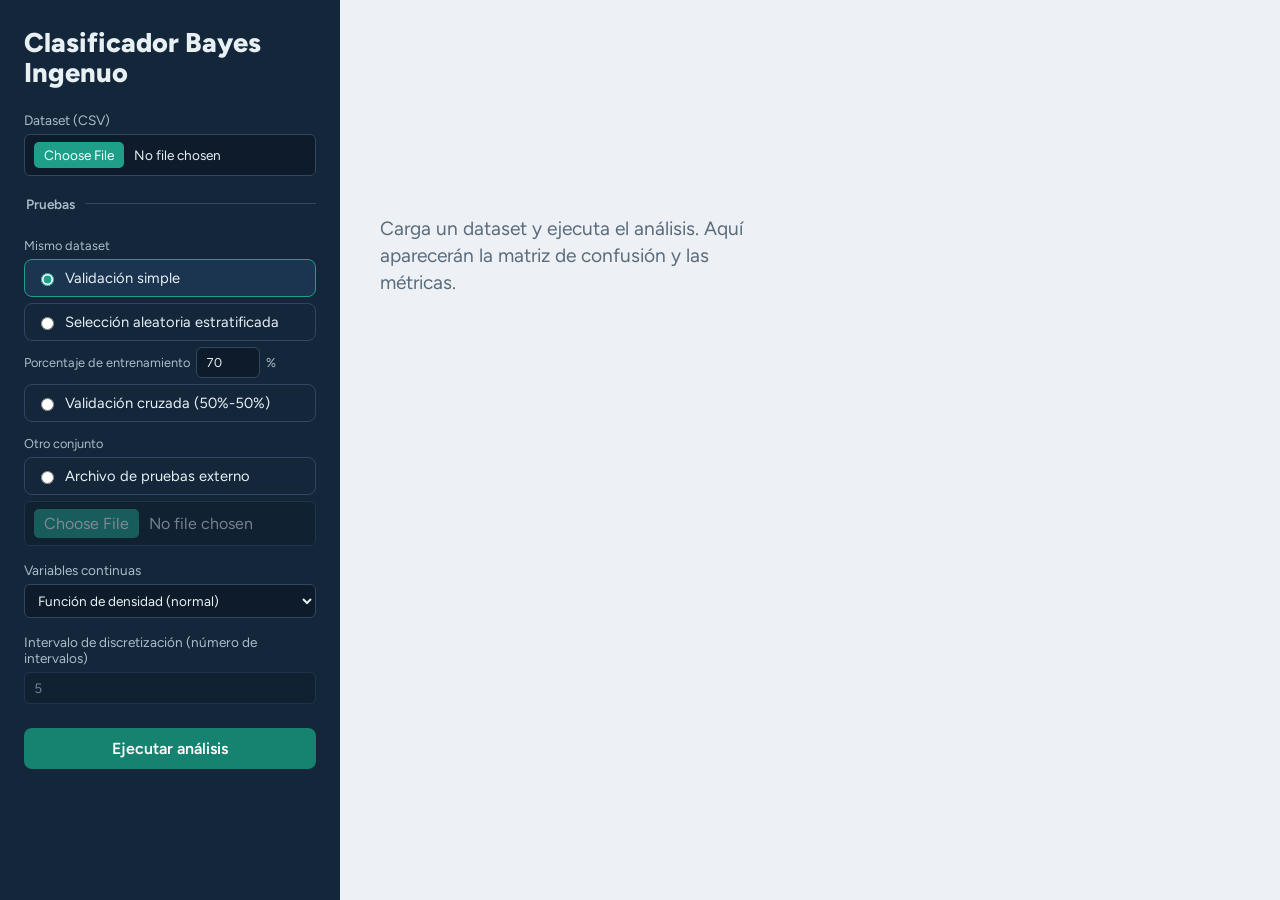
<file: Tarea 10/index.html>
<!DOCTYPE html>
<html lang="es">
<head>
<meta charset="UTF-8">
<meta name="viewport" content="width=device-width, initial-scale=1">
<title>Clasificador Bayes Ingenuo</title>
<link rel="preconnect" href="https://fonts.googleapis.com">
<link rel="preconnect" href="https://fonts.gstatic.com" crossorigin>
<link href="https://fonts.googleapis.com/css2?family=Figtree:wght@400;600;800&display=swap" rel="stylesheet">
<link rel="stylesheet" href="style.css">
</head>
<body>

<aside class="panel">
  <h1>Clasificador Bayes Ingenuo</h1>

  <label>Dataset (CSV)
    <input type="file" id="dataset" accept=".csv,.txt">
  </label>

  <fieldset>
    <legend>Pruebas</legend>
    <p class="grupo">Mismo dataset</p>
    <label class="op"><input type="radio" name="metodo" value="simple" checked> Validación simple</label>
    <label class="op"><input type="radio" name="metodo" value="estratificada"> Selección aleatoria estratificada</label>
    <label class="porcentaje">Porcentaje de entrenamiento <input type="number" id="pct" value="70" min="1" max="99"> %</label>
    <label class="op"><input type="radio" name="metodo" value="cruzada"> Validación cruzada (50%-50%)</label>
    <p class="grupo">Otro conjunto</p>
    <label class="op"><input type="radio" name="metodo" value="externo"> Archivo de pruebas externo</label>
    <input type="file" id="externo" accept=".csv,.txt">
  </fieldset>

  <label>Variables continuas
    <select id="continuo">
      <option value="densidad">Función de densidad (normal)</option>
      <option value="anchos">Intervalos de anchos iguales</option>
      <option value="frecuencias">Intervalos de frecuencias iguales</option>
    </select>
  </label>
  <label>Intervalo de discretización (número de intervalos)
    <input type="number" id="intervalos" value="5" min="2">
  </label>

  <button id="analizar">Ejecutar análisis</button>
</aside>

<main>
  <div id="errores"></div>
  <section id="resultados" hidden>
    <p id="info"></p>

    <div id="evaluacion">
      <h2>Matriz de confusión</h2>
      <p class="nota">Filas: clase predicha. Columnas: clase real. Verde: aciertos. Rojo: errores.</p>
      <div class="tabla" id="matriz"></div>

      <h2>Métricas de evaluación</h2>
      <div class="tabla" id="metricas"></div>
      <p class="accuracy">Accuracy <strong id="accuracy"></strong></p>
    </div>

    <div id="predicciones"></div>
  </section>
  <p class="vacio">Carga un dataset y ejecuta el análisis. Aquí aparecerán la matriz de confusión y las métricas.</p>
</main>

<script src="validacion.js"></script>
<script src="clasificador.js"></script>
<script src="evaluacion.js"></script>
<script src="app.js"></script>
</body>
</html>
</file>
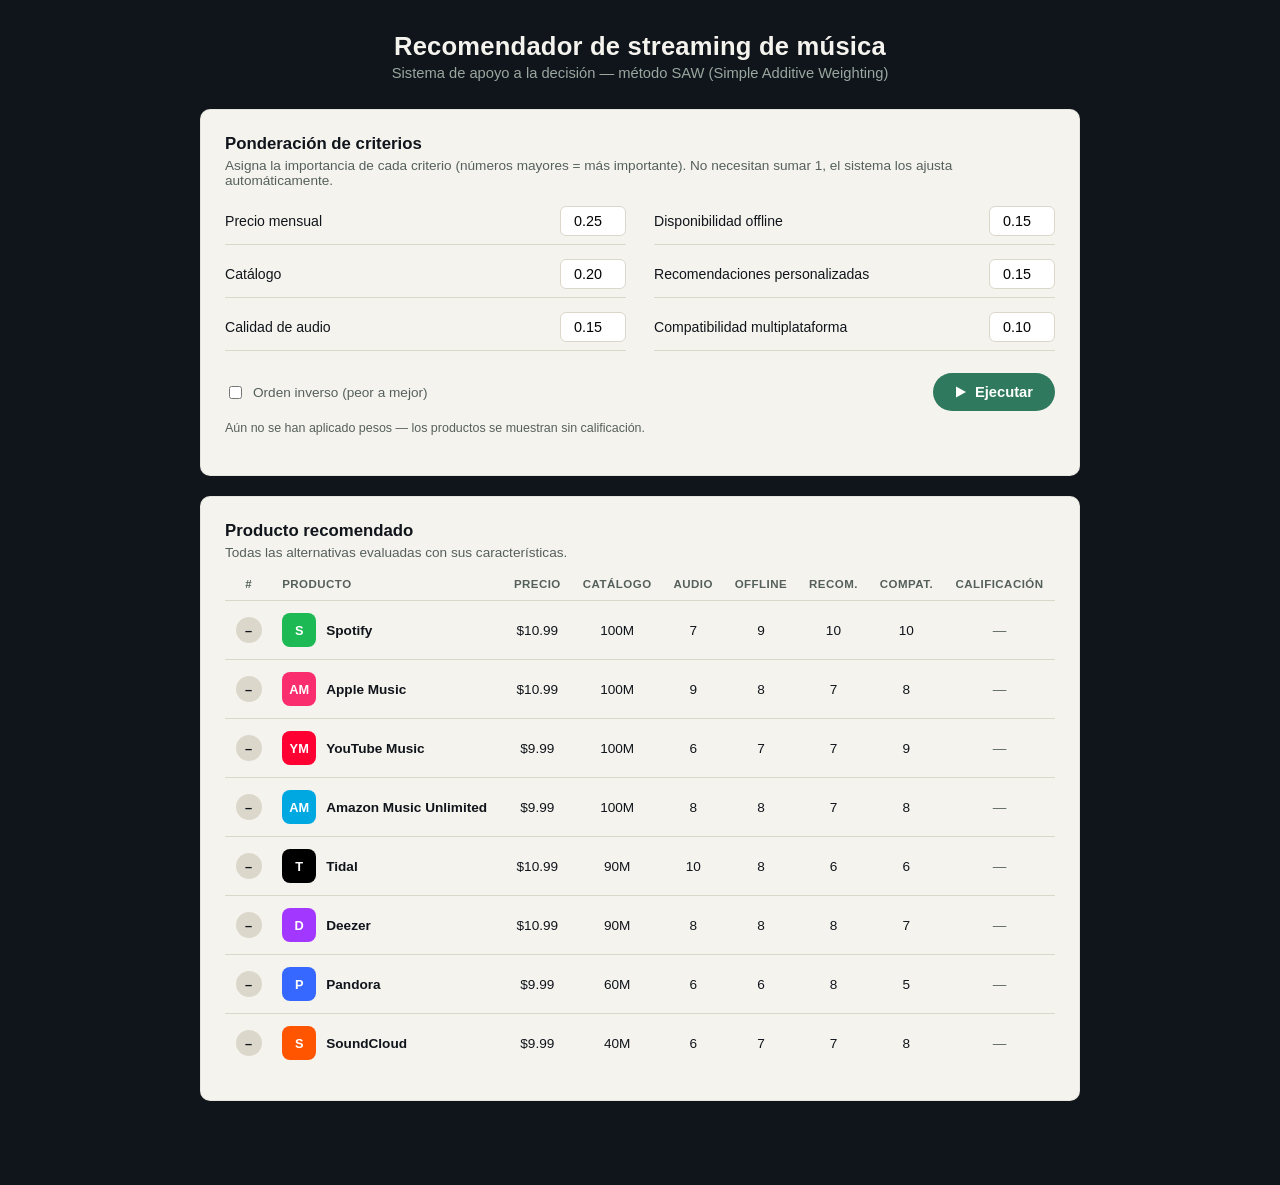
<file: Tarea 4/index.html>
<!DOCTYPE html>
<html lang="es">
<head>
<meta charset="UTF-8">
<meta name="viewport" content="width=device-width, initial-scale=1.0">
<title>Recomendador de streaming — SAW</title>
<style>
  :root{
    --bg: #10151b;
    --panel: #f5f3ee;
    --ink: #10151b;
    --ink-soft: #55605c;
    --accent: #2f7a5f;
    --accent-soft: #d9ece2;
    --line: #dcd7cb;
    --radius: 10px;
  }
  *{box-sizing:border-box;}
  body{
    margin:0;
    font-family: -apple-system, BlinkMacSystemFont, "Segoe UI", Roboto, Helvetica, Arial, sans-serif;
    background: var(--bg);
    color: var(--ink);
    padding: 32px 16px 64px;
  }
  .wrap{ max-width: 880px; margin: 0 auto; }

  header.app-title{
    text-align:center;
    margin-bottom: 28px;
  }
  header.app-title h1{
    color:#f5f3ee;
    font-size: 1.6rem;
    font-weight: 700;
    letter-spacing: 0.2px;
    margin: 0 0 4px;
  }
  header.app-title p{
    color: #9aa79f;
    margin:0;
    font-size: 0.92rem;
  }

  section.panel{
    background: var(--panel);
    border-radius: var(--radius);
    padding: 24px 24px 28px;
    margin-bottom: 20px;
    border: 1px solid #00000010;
  }
  section.panel h2{
    font-size: 1.05rem;
    margin: 0 0 4px;
  }
  section.panel .sub{
    color: var(--ink-soft);
    font-size: 0.85rem;
    margin: 0 0 18px;
  }

  .weights-grid{
    display:grid;
    grid-template-columns: 1fr 1fr;
    gap: 14px 28px;
  }
  .weight-field{
    display:flex;
    align-items:center;
    justify-content: space-between;
    gap: 10px;
    border-bottom: 1px solid var(--line);
    padding-bottom: 8px;
  }
  .weight-field label{
    font-size: 0.88rem;
    color: var(--ink);
  }
  .weight-field input{
    width: 66px;
    text-align:right;
    padding: 6px 8px;
    border: 1px solid var(--line);
    border-radius: 6px;
    font-size: 0.9rem;
    background: white;
  }

  .run-row{
    display:flex;
    align-items:center;
    justify-content: space-between;
    margin-top: 22px;
    flex-wrap: wrap;
    gap: 12px;
  }
  .invert-toggle{
    display:flex;
    align-items:center;
    gap: 8px;
    font-size: 0.85rem;
    color: var(--ink-soft);
  }
  .run-btn{
    display:flex;
    align-items:center;
    gap: 8px;
    background: var(--accent);
    color: white;
    border: none;
    border-radius: 999px;
    padding: 11px 22px;
    font-size: 0.92rem;
    font-weight: 600;
    cursor: pointer;
  }
  .run-btn:hover{ background:#265f4c; }
  .run-btn svg{ width:12px; height:12px; }
  .hint{
    font-size: 0.78rem;
    color: var(--ink-soft);
    margin-top: 10px;
  }

  table{
    width:100%;
    border-collapse: collapse;
    font-size: 0.85rem;
  }
  thead th{
    text-align:left;
    color: var(--ink-soft);
    font-weight: 600;
    font-size: 0.72rem;
    text-transform: uppercase;
    letter-spacing: 0.04em;
    padding: 0 10px 10px;
    border-bottom: 1px solid var(--line);
  }
  tbody td{
    padding: 12px 10px;
    border-bottom: 1px solid var(--line);
    vertical-align: middle;
  }
  tbody tr:last-child td{ border-bottom:none; }
  th.num, td.num{ text-align:center; }

  .pos-badge{
    display:inline-flex;
    align-items:center;
    justify-content:center;
    width: 26px; height: 26px;
    border-radius: 50%;
    background: var(--line);
    color: var(--ink);
    font-weight: 700;
    font-size: 0.8rem;
  }
  tr.top1 .pos-badge{ background: var(--accent); color:white; }

  .product-cell{ display:flex; align-items:center; gap: 10px; }
  .logo{
    width: 34px; height: 34px;
    border-radius: 8px;
    display:flex; align-items:center; justify-content:center;
    color:white; font-weight:700; font-size: 0.8rem;
    flex-shrink:0;
  }
  .product-name{ font-weight: 600; }

  .score{ font-weight: 700; color: var(--accent); }
  .score.dim{ color: var(--ink-soft); font-weight: 500; }

  @media (max-width: 620px){
    .weights-grid{ grid-template-columns: 1fr; }
    table, thead, tbody, tr, td, th{ display:block; }
    thead{ display:none; }
    tbody tr{ border-bottom: 1px solid var(--line); padding: 12px 0; }
    tbody td{ border-bottom:none; padding: 4px 0; display:flex; justify-content:space-between; gap: 12px; }
    tbody td::before{ content: attr(data-label); color: var(--ink-soft); font-size:0.72rem; text-transform:uppercase; }
    .product-cell{ justify-content:flex-end; }
  }
</style>
</head>
<body>
<div class="wrap">

  <header class="app-title">
    <h1>Recomendador de streaming de música</h1>
    <p>Sistema de apoyo a la decisión — método SAW (Simple Additive Weighting)</p>
  </header>

  <section class="panel">
    <h2>Ponderación de criterios</h2>
    <p class="sub">Asigna la importancia de cada criterio (números mayores = más importante). No necesitan sumar 1, el sistema los ajusta automáticamente.</p>

    <div class="weights-grid">
      <div class="weight-field">
        <label for="w0">Precio mensual</label>
        <input type="number" id="w0" min="0" step="0.05" value="0.25">
      </div>
      <div class="weight-field">
        <label for="w3">Disponibilidad offline</label>
        <input type="number" id="w3" min="0" step="0.05" value="0.15">
      </div>
      <div class="weight-field">
        <label for="w1">Catálogo</label>
        <input type="number" id="w1" min="0" step="0.05" value="0.20">
      </div>
      <div class="weight-field">
        <label for="w4">Recomendaciones personalizadas</label>
        <input type="number" id="w4" min="0" step="0.05" value="0.15">
      </div>
      <div class="weight-field">
        <label for="w2">Calidad de audio</label>
        <input type="number" id="w2" min="0" step="0.05" value="0.15">
      </div>
      <div class="weight-field">
        <label for="w5">Compatibilidad multiplataforma</label>
        <input type="number" id="w5" min="0" step="0.05" value="0.10">
      </div>
    </div>

    <div class="run-row">
      <label class="invert-toggle">
        <input type="checkbox" id="invert">
        Orden inverso (peor a mejor)
      </label>
      <button class="run-btn" id="runBtn">
        <svg viewBox="0 0 12 12" fill="currentColor"><path d="M1 0.5 L11 6 L1 11.5 Z"/></svg>
        Ejecutar
      </button>
    </div>
    <p class="hint" id="statusHint">Aún no se han aplicado pesos — los productos se muestran sin calificación.</p>
  </section>

  <section class="panel">
    <h2>Producto recomendado</h2>
    <p class="sub">Todas las alternativas evaluadas con sus características.</p>
    <table>
      <thead>
        <tr>
          <th class="num">#</th>
          <th>Producto</th>
          <th class="num">Precio</th>
          <th class="num">Catálogo</th>
          <th class="num">Audio</th>
          <th class="num">Offline</th>
          <th class="num">Recom.</th>
          <th class="num">Compat.</th>
          <th class="num">Calificación</th>
        </tr>
      </thead>
      <tbody id="tbody"></tbody>
    </table>
  </section>

</div>

<script>
// ---- Datos base (Tarea 3) ----
const CRIT_KEYS = ["precio","catalogo","audio","offline","recom","compat"];
const COST_CRITERIA = ["precio"]; // menor es mejor

const PRODUCTS = [
  { name:"Spotify",                 color:"#1DB954", precio:10.99, catalogo:100, audio:7,  offline:9, recom:10, compat:10 },
  { name:"Apple Music",             color:"#FA2D6E", precio:10.99, catalogo:100, audio:9,  offline:8, recom:7,  compat:8  },
  { name:"YouTube Music",           color:"#FF0033", precio:9.99,  catalogo:100, audio:6,  offline:7, recom:7,  compat:9  },
  { name:"Amazon Music Unlimited",  color:"#00A8E1", precio:9.99,  catalogo:100, audio:8,  offline:8, recom:7,  compat:8  },
  { name:"Tidal",                   color:"#000000", precio:10.99, catalogo:90,  audio:10, offline:8, recom:6,  compat:6  },
  { name:"Deezer",                  color:"#A238FF", precio:10.99, catalogo:90,  audio:8,  offline:8, recom:8,  compat:7  },
  { name:"Pandora",                 color:"#3668FF", precio:9.99,  catalogo:60,  audio:6,  offline:6, recom:8,  compat:5  },
  { name:"SoundCloud",              color:"#FF5500", precio:9.99,  catalogo:40,  audio:6,  offline:7, recom:7,  compat:8  },
];

const LABELS = {
  precio:"Precio mensual (USD)", catalogo:"Catálogo (M canciones)", audio:"Calidad de audio (1-10)",
  offline:"Disponibilidad offline (1-10)", recom:"Recomendaciones (1-10)", compat:"Compatibilidad (1-10)"
};

function initials(name){
  return name.split(" ").map(w=>w[0]).join("").slice(0,2).toUpperCase();
}

function renderRows(rows, hasScores){
  const tbody = document.getElementById("tbody");
  tbody.innerHTML = "";
  rows.forEach((p) => {
    const tr = document.createElement("tr");
    if (hasScores && p._position === 1) tr.classList.add("top1");

    tr.innerHTML = `
      <td class="num" data-label="#"><span class="pos-badge">${hasScores ? p._position : "–"}</span></td>
      <td data-label="Producto">
        <div class="product-cell">
          <div class="logo" style="background:${p.color}">${initials(p.name)}</div>
          <span class="product-name">${p.name}</span>
        </div>
      </td>
      <td class="num" data-label="${LABELS.precio}">$${p.precio.toFixed(2)}</td>
      <td class="num" data-label="${LABELS.catalogo}">${p.catalogo}M</td>
      <td class="num" data-label="${LABELS.audio}">${p.audio}</td>
      <td class="num" data-label="${LABELS.offline}">${p.offline}</td>
      <td class="num" data-label="${LABELS.recom}">${p.recom}</td>
      <td class="num" data-label="${LABELS.compat}">${p.compat}</td>
      <td class="num" data-label="Calificación">
        <span class="score ${hasScores ? "" : "dim"}">${hasScores ? p._score.toFixed(4) : "—"}</span>
      </td>
    `;
    tbody.appendChild(tr);
  });
}

function getWeights(){
  const raw = CRIT_KEYS.map((k, idx) => parseFloat(document.getElementById("w" + idx).value) || 0);
  const sum = raw.reduce((a,b)=>a+b, 0) || 1;
  return raw.map(w => w / sum); // normalizado a que sumen 1
}

function computeSAW(){
  const weights = getWeights();

  const norm = PRODUCTS.map(() => ({}));
  CRIT_KEYS.forEach((key, j) => {
    const values = PRODUCTS.map(p => p[key]);
    const max = Math.max(...values);
    const min = Math.min(...values);
    PRODUCTS.forEach((p, i) => {
      norm[i][key] = COST_CRITERIA.includes(key) ? (min / p[key]) : (p[key] / max);
    });
  });

  const critByWeight = CRIT_KEYS
    .map((key, j) => ({ key, w: weights[j] }))
    .sort((a,b) => b.w - a.w)
    .map(c => c.key);

  const scored = PRODUCTS.map((p, i) => {
    const score = CRIT_KEYS.reduce((acc, key, j) => acc + norm[i][key] * weights[j], 0);
    return { ...p, _score: score, _norm: norm[i] };
  });

  scored.sort((a, b) => {
    const diff = b._score - a._score;
    if (Math.abs(diff) > 1e-9) return diff;
    for (const key of critByWeight) {
      const d = b._norm[key] - a._norm[key];
      if (Math.abs(d) > 1e-9) return d;
    }
    return 0;
  });

  scored.forEach((p, i) => {
    if (i === 0) { p._position = 1; return; }
    const prev = scored[i-1];
    const sameScore = Math.abs(prev._score - p._score) < 1e-9;
    const sameAll = sameScore && CRIT_KEYS.every(key => Math.abs(prev._norm[key] - p._norm[key]) < 1e-9);
    p._position = sameAll ? prev._position : i + 1;
  });

  return scored;
}

renderRows(PRODUCTS, false);

document.getElementById("runBtn").addEventListener("click", () => {
  let results = computeSAW();
  if (document.getElementById("invert").checked) {
    results = [...results].reverse();
  }
  renderRows(results, true);
  document.getElementById("statusHint").textContent =
    "Pesos aplicados — productos ordenados por calificación SAW" +
    (document.getElementById("invert").checked ? " (orden inverso)." : ".");
});
</script>
</body>
</html>
</file>
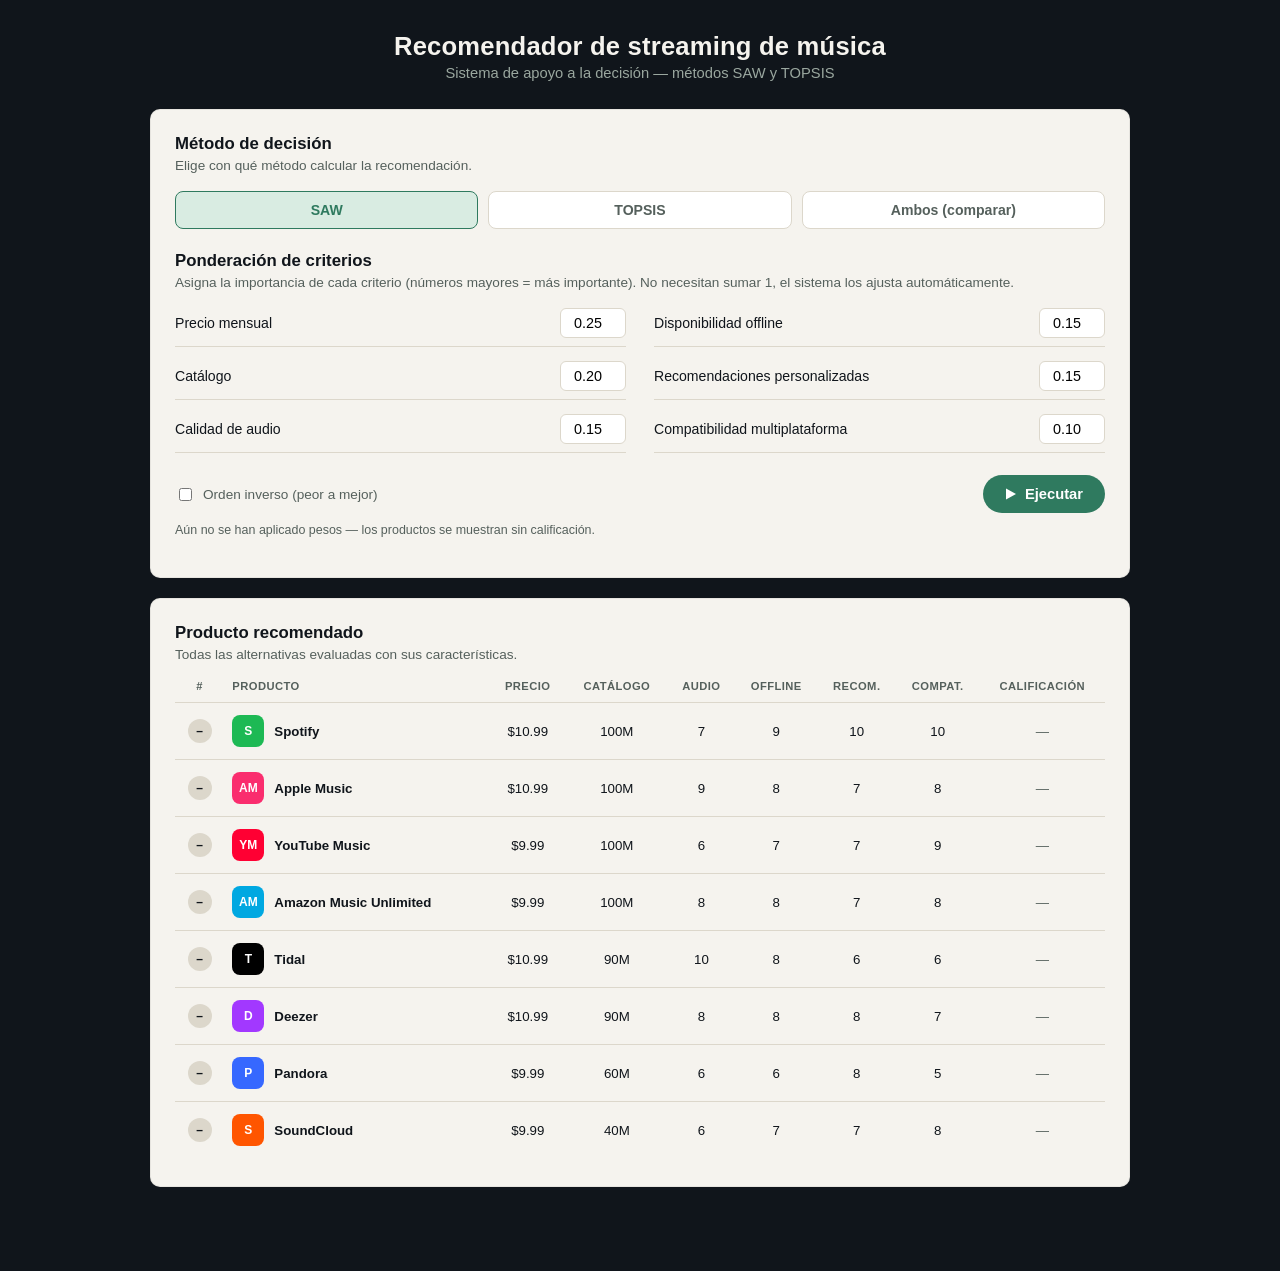
<file: Tarea 6/index.html>
<!DOCTYPE html>
<html lang="es">
<head>
<meta charset="UTF-8">
<meta name="viewport" content="width=device-width, initial-scale=1.0">
<title>Recomendador de streaming — SAW / TOPSIS</title>
<style>
  :root{
    --bg: #10151b;
    --panel: #f5f3ee;
    --ink: #10151b;
    --ink-soft: #55605c;
    --accent: #2f7a5f;
    --accent2: #7a4f2f;
    --accent-soft: #d9ece2;
    --line: #dcd7cb;
    --radius: 10px;
  }
  *{box-sizing:border-box;}
  body{
    margin:0;
    font-family: -apple-system, BlinkMacSystemFont, "Segoe UI", Roboto, Helvetica, Arial, sans-serif;
    background: var(--bg);
    color: var(--ink);
    padding: 32px 16px 64px;
  }
  .wrap{ max-width: 980px; margin: 0 auto; }

  header.app-title{ text-align:center; margin-bottom: 28px; }
  header.app-title h1{ color:#f5f3ee; font-size: 1.6rem; font-weight: 700; letter-spacing: 0.2px; margin: 0 0 4px; }
  header.app-title p{ color: #9aa79f; margin:0; font-size: 0.92rem; }

  section.panel{
    background: var(--panel);
    border-radius: var(--radius);
    padding: 24px 24px 28px;
    margin-bottom: 20px;
    border: 1px solid #00000010;
  }
  section.panel h2{ font-size: 1.05rem; margin: 0 0 4px; }
  section.panel .sub{ color: var(--ink-soft); font-size: 0.85rem; margin: 0 0 18px; }

  .method-row{
    display:flex;
    gap: 10px;
    margin-bottom: 22px;
    flex-wrap: wrap;
  }
  .method-option{
    flex: 1;
    min-width: 140px;
    display:flex;
    align-items:center;
    justify-content:center;
    gap: 8px;
    padding: 10px 12px;
    border: 1.5px solid var(--line);
    border-radius: 8px;
    cursor: pointer;
    font-size: 0.88rem;
    font-weight: 600;
    color: var(--ink-soft);
    background: white;
    transition: border-color .15s, color .15s, background .15s;
  }
  .method-option input{ display:none; }
  .method-option.active{
    border-color: var(--accent);
    color: var(--accent);
    background: var(--accent-soft);
  }

  .weights-grid{ display:grid; grid-template-columns: 1fr 1fr; gap: 14px 28px; }
  .weight-field{
    display:flex; align-items:center; justify-content: space-between; gap: 10px;
    border-bottom: 1px solid var(--line); padding-bottom: 8px;
  }
  .weight-field label{ font-size: 0.88rem; color: var(--ink); }
  .weight-field input{
    width: 66px; text-align:right; padding: 6px 8px;
    border: 1px solid var(--line); border-radius: 6px; font-size: 0.9rem; background: white;
  }

  .run-row{
    display:flex; align-items:center; justify-content: space-between;
    margin-top: 22px; flex-wrap: wrap; gap: 12px;
  }
  .invert-toggle{ display:flex; align-items:center; gap: 8px; font-size: 0.85rem; color: var(--ink-soft); }
  .run-btn{
    display:flex; align-items:center; gap: 8px;
    background: var(--accent); color: white; border: none; border-radius: 999px;
    padding: 11px 22px; font-size: 0.92rem; font-weight: 600; cursor: pointer;
  }
  .run-btn:hover{ background:#265f4c; }
  .run-btn svg{ width:12px; height:12px; }
  .hint{ font-size: 0.78rem; color: var(--ink-soft); margin-top: 10px; }

  table{ width:100%; border-collapse: collapse; font-size: 0.83rem; }
  thead th{
    text-align:left; color: var(--ink-soft); font-weight: 600; font-size: 0.7rem;
    text-transform: uppercase; letter-spacing: 0.04em; padding: 0 8px 10px;
    border-bottom: 1px solid var(--line);
  }
  tbody td{ padding: 12px 8px; border-bottom: 1px solid var(--line); vertical-align: middle; }
  tbody tr:last-child td{ border-bottom:none; }
  th.num, td.num{ text-align:center; }
  th.group-saw{ color: var(--accent); }
  th.group-topsis{ color: var(--accent2); }

  .pos-badge{
    display:inline-flex; align-items:center; justify-content:center;
    width: 24px; height: 24px; border-radius: 50%;
    background: var(--line); color: var(--ink); font-weight: 700; font-size: 0.75rem;
  }
  tr.top1 .pos-badge{ background: var(--accent); color:white; }

  .product-cell{ display:flex; align-items:center; gap: 10px; }
  .logo{
    width: 32px; height: 32px; border-radius: 8px;
    display:flex; align-items:center; justify-content:center;
    color:white; font-weight:700; font-size: 0.75rem; flex-shrink:0;
  }
  .product-name{ font-weight: 600; }

  .score{ font-weight: 700; color: var(--accent); }
  .score.topsis{ color: var(--accent2); }
  .score.dim{ color: var(--ink-soft); font-weight: 500; }

  @media (max-width: 680px){
    .weights-grid{ grid-template-columns: 1fr; }
    table, thead, tbody, tr, td, th{ display:block; }
    thead{ display:none; }
    tbody tr{ border-bottom: 1px solid var(--line); padding: 12px 0; }
    tbody td{ border-bottom:none; padding: 4px 0; display:flex; justify-content:space-between; gap: 12px; }
    tbody td::before{ content: attr(data-label); color: var(--ink-soft); font-size:0.72rem; text-transform:uppercase; }
    .product-cell{ justify-content:flex-end; }
  }
</style>
</head>
<body>
<div class="wrap">

  <header class="app-title">
    <h1>Recomendador de streaming de música</h1>
    <p>Sistema de apoyo a la decisión — métodos SAW y TOPSIS</p>
  </header>

  <section class="panel">
    <h2>Método de decisión</h2>
    <p class="sub">Elige con qué método calcular la recomendación.</p>
    <div class="method-row" id="methodRow">
      <label class="method-option active" data-value="saw">
        <input type="radio" name="method" value="saw" checked> SAW
      </label>
      <label class="method-option" data-value="topsis">
        <input type="radio" name="method" value="topsis"> TOPSIS
      </label>
      <label class="method-option" data-value="both">
        <input type="radio" name="method" value="both"> Ambos (comparar)
      </label>
    </div>

    <h2>Ponderación de criterios</h2>
    <p class="sub">Asigna la importancia de cada criterio (números mayores = más importante). No necesitan sumar 1, el sistema los ajusta automáticamente.</p>

    <div class="weights-grid">
      <div class="weight-field">
        <label for="w0">Precio mensual</label>
        <input type="number" id="w0" min="0" step="0.05" value="0.25">
      </div>
      <div class="weight-field">
        <label for="w3">Disponibilidad offline</label>
        <input type="number" id="w3" min="0" step="0.05" value="0.15">
      </div>
      <div class="weight-field">
        <label for="w1">Catálogo</label>
        <input type="number" id="w1" min="0" step="0.05" value="0.20">
      </div>
      <div class="weight-field">
        <label for="w4">Recomendaciones personalizadas</label>
        <input type="number" id="w4" min="0" step="0.05" value="0.15">
      </div>
      <div class="weight-field">
        <label for="w2">Calidad de audio</label>
        <input type="number" id="w2" min="0" step="0.05" value="0.15">
      </div>
      <div class="weight-field">
        <label for="w5">Compatibilidad multiplataforma</label>
        <input type="number" id="w5" min="0" step="0.05" value="0.10">
      </div>
    </div>

    <div class="run-row">
      <label class="invert-toggle">
        <input type="checkbox" id="invert">
        Orden inverso (peor a mejor)
      </label>
      <button class="run-btn" id="runBtn">
        <svg viewBox="0 0 12 12" fill="currentColor"><path d="M1 0.5 L11 6 L1 11.5 Z"/></svg>
        Ejecutar
      </button>
    </div>
    <p class="hint" id="statusHint">Aún no se han aplicado pesos — los productos se muestran sin calificación.</p>
  </section>

  <section class="panel">
    <h2>Producto recomendado</h2>
    <p class="sub" id="tableSub">Todas las alternativas evaluadas con sus características.</p>
    <table>
      <thead id="thead"></thead>
      <tbody id="tbody"></tbody>
    </table>
  </section>

</div>

<script>
// ---- Datos base (Tarea 3) ----
const CRIT_KEYS = ["precio","catalogo","audio","offline","recom","compat"];
const COST_CRITERIA = ["precio"]; // menor es mejor

const PRODUCTS = [
  { name:"Spotify",                 color:"#1DB954", precio:10.99, catalogo:100, audio:7,  offline:9, recom:10, compat:10 },
  { name:"Apple Music",             color:"#FA2D6E", precio:10.99, catalogo:100, audio:9,  offline:8, recom:7,  compat:8  },
  { name:"YouTube Music",           color:"#FF0033", precio:9.99,  catalogo:100, audio:6,  offline:7, recom:7,  compat:9  },
  { name:"Amazon Music Unlimited",  color:"#00A8E1", precio:9.99,  catalogo:100, audio:8,  offline:8, recom:7,  compat:8  },
  { name:"Tidal",                   color:"#000000", precio:10.99, catalogo:90,  audio:10, offline:8, recom:6,  compat:6  },
  { name:"Deezer",                  color:"#A238FF", precio:10.99, catalogo:90,  audio:8,  offline:8, recom:8,  compat:7  },
  { name:"Pandora",                 color:"#3668FF", precio:9.99,  catalogo:60,  audio:6,  offline:6, recom:8,  compat:5  },
  { name:"SoundCloud",              color:"#FF5500", precio:9.99,  catalogo:40,  audio:6,  offline:7, recom:7,  compat:8  },
];

const LABELS = {
  precio:"Precio", catalogo:"Catálogo", audio:"Audio",
  offline:"Offline", recom:"Recom.", compat:"Compat."
};
const FULL_LABELS = {
  precio:"Precio mensual (USD)", catalogo:"Catálogo (M canciones)", audio:"Calidad de audio (1-10)",
  offline:"Disponibilidad offline (1-10)", recom:"Recomendaciones (1-10)", compat:"Compatibilidad (1-10)"
};

function initials(name){ return name.split(" ").map(w=>w[0]).join("").slice(0,2).toUpperCase(); }

function getWeights(){
  const raw = CRIT_KEYS.map((k, idx) => parseFloat(document.getElementById("w" + idx).value) || 0);
  const sum = raw.reduce((a,b)=>a+b, 0) || 1;
  return raw.map(w => w / sum);
}

function critByWeightOrder(weights){
  return CRIT_KEYS.map((key, j) => ({ key, w: weights[j] })).sort((a,b) => b.w - a.w).map(c => c.key);
}

// ---------- SAW ----------
function computeSAW(weights){
  const norm = PRODUCTS.map(() => ({}));
  CRIT_KEYS.forEach((key, j) => {
    const values = PRODUCTS.map(p => p[key]);
    const max = Math.max(...values), min = Math.min(...values);
    PRODUCTS.forEach((p, i) => {
      norm[i][key] = COST_CRITERIA.includes(key) ? (min / p[key]) : (p[key] / max);
    });
  });
  const order = critByWeightOrder(weights);
  const scored = PRODUCTS.map((p, i) => ({
    ...p,
    _sawScore: CRIT_KEYS.reduce((acc, key, j) => acc + norm[i][key] * weights[j], 0),
    _sawNorm: norm[i],
  }));
  scored.sort((a, b) => {
    const diff = b._sawScore - a._sawScore;
    if (Math.abs(diff) > 1e-9) return diff;
    for (const key of order) {
      const d = b._sawNorm[key] - a._sawNorm[key];
      if (Math.abs(d) > 1e-9) return d;
    }
    return 0;
  });
  scored.forEach((p, i) => {
    if (i === 0) { p._sawPos = 1; return; }
    const prev = scored[i-1];
    const same = Math.abs(prev._sawScore - p._sawScore) < 1e-9 &&
                 CRIT_KEYS.every(key => Math.abs(prev._sawNorm[key] - p._sawNorm[key]) < 1e-9);
    p._sawPos = same ? prev._sawPos : i + 1;
  });
  return scored;
}

// ---------- TOPSIS ----------
function computeTOPSIS(weights){
  // normalización vectorial
  const norm = PRODUCTS.map(() => ({}));
  CRIT_KEYS.forEach((key) => {
    const values = PRODUCTS.map(p => p[key]);
    const denom = Math.sqrt(values.reduce((s, v) => s + v * v, 0)) || 1;
    PRODUCTS.forEach((p, i) => { norm[i][key] = p[key] / denom; });
  });
  // matriz ponderada
  const weighted = PRODUCTS.map((_, i) => {
    const row = {};
    CRIT_KEYS.forEach((key, j) => { row[key] = norm[i][key] * weights[j]; });
    return row;
  });
  // solución ideal positiva / negativa
  const idealPos = {}, idealNeg = {};
  CRIT_KEYS.forEach((key) => {
    const col = weighted.map(r => r[key]);
    if (COST_CRITERIA.includes(key)) {
      idealPos[key] = Math.min(...col);
      idealNeg[key] = Math.max(...col);
    } else {
      idealPos[key] = Math.max(...col);
      idealNeg[key] = Math.min(...col);
    }
  });
  // distancias y cercanía relativa
  const order = critByWeightOrder(weights);
  const scored = PRODUCTS.map((p, i) => {
    let sPlus = 0, sMinus = 0;
    CRIT_KEYS.forEach((key) => {
      sPlus += (weighted[i][key] - idealPos[key]) ** 2;
      sMinus += (weighted[i][key] - idealNeg[key]) ** 2;
    });
    sPlus = Math.sqrt(sPlus); sMinus = Math.sqrt(sMinus);
    const c = (sPlus + sMinus) === 0 ? 0 : sMinus / (sPlus + sMinus);
    return { ...p, _topsisScore: c, _topsisNorm: norm[i] };
  });
  scored.sort((a, b) => {
    const diff = b._topsisScore - a._topsisScore;
    if (Math.abs(diff) > 1e-9) return diff;
    for (const key of order) {
      const d = b._topsisNorm[key] - a._topsisNorm[key];
      if (Math.abs(d) > 1e-9) return d;
    }
    return 0;
  });
  scored.forEach((p, i) => {
    if (i === 0) { p._topsisPos = 1; return; }
    const prev = scored[i-1];
    const same = Math.abs(prev._topsisScore - p._topsisScore) < 1e-9 &&
                 CRIT_KEYS.every(key => Math.abs(prev._topsisNorm[key] - p._topsisNorm[key]) < 1e-9);
    p._topsisPos = same ? prev._topsisPos : i + 1;
  });
  return scored;
}

// ---------- Render ----------
function critCells(p){
  return CRIT_KEYS.map(key => {
    const val = key === "precio" ? `$${p[key].toFixed(2)}` : (key === "catalogo" ? `${p[key]}M` : p[key]);
    return `<td class="num" data-label="${FULL_LABELS[key]}">${val}</td>`;
  }).join("");
}

function critHeaderCells(){
  return CRIT_KEYS.map(key => `<th class="num" title="${FULL_LABELS[key]}">${LABELS[key]}</th>`).join("");
}

function renderInitialState(){
  document.getElementById("thead").innerHTML = `
    <tr>
      <th class="num">#</th>
      <th>Producto</th>
      ${critHeaderCells()}
      <th class="num">Calificación</th>
    </tr>`;
  const tbody = document.getElementById("tbody");
  tbody.innerHTML = "";
  PRODUCTS.forEach(p => {
    const tr = document.createElement("tr");
    tr.innerHTML = `
      <td class="num" data-label="#"><span class="pos-badge">–</span></td>
      <td data-label="Producto">
        <div class="product-cell">
          <div class="logo" style="background:${p.color}">${initials(p.name)}</div>
          <span class="product-name">${p.name}</span>
        </div>
      </td>
      ${critCells(p)}
      <td class="num" data-label="Calificación"><span class="score dim">—</span></td>
    `;
    tbody.appendChild(tr);
  });
}

function renderSingle(rows, scoreKey, posKey, cssClass, label){
  document.getElementById("thead").innerHTML = `
    <tr>
      <th class="num">#</th>
      <th>Producto</th>
      ${critHeaderCells()}
      <th class="num">Calificación (${label})</th>
    </tr>`;
  const tbody = document.getElementById("tbody");
  tbody.innerHTML = "";
  rows.forEach(p => {
    const tr = document.createElement("tr");
    if (p[posKey] === 1) tr.classList.add("top1");
    tr.innerHTML = `
      <td class="num" data-label="#"><span class="pos-badge">${p[posKey]}</span></td>
      <td data-label="Producto">
        <div class="product-cell">
          <div class="logo" style="background:${p.color}">${initials(p.name)}</div>
          <span class="product-name">${p.name}</span>
        </div>
      </td>
      ${critCells(p)}
      <td class="num" data-label="Calificación"><span class="score ${cssClass}">${p[scoreKey].toFixed(4)}</span></td>
    `;
    tbody.appendChild(tr);
  });
}

function renderBoth(rows){
  document.getElementById("thead").innerHTML = `
    <tr>
      <th>Producto</th>
      ${critHeaderCells()}
      <th class="num group-saw">Pos. SAW</th>
      <th class="num group-saw">Calif. SAW</th>
      <th class="num group-topsis">Pos. TOPSIS</th>
      <th class="num group-topsis">Calif. TOPSIS</th>
    </tr>`;
  const tbody = document.getElementById("tbody");
  tbody.innerHTML = "";
  rows.forEach(p => {
    const tr = document.createElement("tr");
    tr.innerHTML = `
      <td data-label="Producto">
        <div class="product-cell">
          <div class="logo" style="background:${p.color}">${initials(p.name)}</div>
          <span class="product-name">${p.name}</span>
        </div>
      </td>
      ${critCells(p)}
      <td class="num" data-label="Posición SAW"><span class="pos-badge">${p._sawPos}</span></td>
      <td class="num" data-label="Calificación SAW"><span class="score">${p._sawScore.toFixed(4)}</span></td>
      <td class="num" data-label="Posición TOPSIS"><span class="pos-badge">${p._topsisPos}</span></td>
      <td class="num" data-label="Calificación TOPSIS"><span class="score topsis">${p._topsisScore.toFixed(4)}</span></td>
    `;
    tbody.appendChild(tr);
  });
}

// ---------- Selector de método ----------
document.querySelectorAll(".method-option").forEach(el => {
  el.addEventListener("click", () => {
    document.querySelectorAll(".method-option").forEach(o => o.classList.remove("active"));
    el.classList.add("active");
    el.querySelector("input").checked = true;
  });
});
function getMethod(){
  return document.querySelector('input[name="method"]:checked').value;
}

renderInitialState();

document.getElementById("runBtn").addEventListener("click", () => {
  const weights = getWeights();
  const method = getMethod();
  const invert = document.getElementById("invert").checked;
  const hint = document.getElementById("statusHint");
  const sub = document.getElementById("tableSub");

  if (method === "saw") {
    let rows = computeSAW(weights);
    if (invert) rows = [...rows].reverse();
    renderSingle(rows, "_sawScore", "_sawPos", "", "SAW");
    sub.textContent = "Ordenado por el método SAW (Simple Additive Weighting).";
    hint.textContent = "Pesos aplicados — método SAW" + (invert ? " (orden inverso)." : ".");
  } else if (method === "topsis") {
    let rows = computeTOPSIS(weights);
    if (invert) rows = [...rows].reverse();
    renderSingle(rows, "_topsisScore", "_topsisPos", "topsis", "TOPSIS");
    sub.textContent = "Ordenado por el método TOPSIS (cercanía relativa a la solución ideal).";
    hint.textContent = "Pesos aplicados — método TOPSIS" + (invert ? " (orden inverso)." : ".");
  } else {
    const sawRows = computeSAW(weights);
    const topsisRows = computeTOPSIS(weights);
    // combinar resultados de ambos métodos en cada producto
    const combined = PRODUCTS.map(p => {
      const s = sawRows.find(r => r.name === p.name);
      const t = topsisRows.find(r => r.name === p.name);
      return { ...p, _sawScore: s._sawScore, _sawPos: s._sawPos, _topsisScore: t._topsisScore, _topsisPos: t._topsisPos };
    });
    combined.sort((a, b) => a._sawPos - b._sawPos);
    if (invert) combined.reverse();
    renderBoth(combined);
    sub.textContent = "Comparativa: resultados de SAW y TOPSIS lado a lado (ordenado por posición SAW).";
    hint.textContent = "Pesos aplicados — comparando SAW y TOPSIS" + (invert ? " (orden inverso)." : ".");
  }
});
</script>
</body>
</html>
</file>
<file: Tarea 10/style.css>
:root { --tinta: #14263a; --fondo: #edf1f5; --suave: #5a6b7b; --linea: #dbe3ea; --verde: 31, 158, 137; --rojo: 200, 85, 61; }
* { box-sizing: border-box; }
body { display: grid; grid-template-columns: 340px minmax(0, 1fr); min-height: 100vh; margin: 0; background: var(--fondo); color: var(--tinta); font-family: Figtree, system-ui, sans-serif; font-variant-numeric: tabular-nums; }
:focus-visible { outline: 2px solid #7be0cf; outline-offset: 2px; }

/* Panel de configuración */
.panel { position: sticky; top: 0; height: 100vh; overflow-y: auto; padding: 28px 24px; background: var(--tinta); color: #e8f0f4; }
h1 { margin: 0 0 24px; font-size: 1.7rem; font-weight: 800; line-height: 1.1; }
label { display: block; margin-top: 16px; font-size: .85rem; color: #a9bccb; }
input[type=file], input[type=number], select { display: block; width: 100%; margin-top: 6px; padding: 7px 9px; background: #0d1b2a; border: 1px solid #2f4760; border-radius: 6px; color: #e8f0f4; font: inherit; }
input[type=file]::file-selector-button { margin-right: 10px; padding: 5px 10px; background: rgb(var(--verde)); border: 0; border-radius: 5px; color: #fff; font: inherit; cursor: pointer; }
input:disabled, select:disabled { opacity: .45; }
fieldset { margin: 20px 0 0; padding: 12px 0 0; border: 0; border-top: 1px solid #2f4760; }
legend { padding-right: 10px; font-size: .85rem; font-weight: 600; color: #a9bccb; }
.grupo { margin: 14px 0 4px; font-size: .8rem; color: #a9bccb; }
.op { display: flex; gap: 8px; align-items: center; margin-top: 6px; padding: 9px 11px; border: 1px solid #2f4760; border-radius: 8px; color: #e8f0f4; font-size: .92rem; cursor: pointer; }
.op:has(:checked) { background: #1b3550; border-color: rgb(var(--verde)); }
input[type=radio] { accent-color: rgb(var(--verde)); }
.porcentaje { display: flex; gap: 6px; align-items: center; margin: 6px 0 0; font-size: .8rem; }
.porcentaje input { width: 64px; margin: 0; }
button { width: 100%; margin-top: 24px; padding: 11px; background: #168270; border: 0; border-radius: 8px; color: #fff; font: inherit; font-weight: 600; cursor: pointer; }
button:hover { background: #1a9680; }

/* Resultados */
main { max-width: 900px; padding: 36px 40px; }
h2 { margin: 28px 0 8px; font-size: 1.05rem; font-weight: 800; }
#info, .nota { margin: 0 0 8px; font-size: .85rem; color: var(--suave); }
.tabla { overflow-x: auto; }
table { border-collapse: collapse; background: #fff; font-size: .9rem; }
th, td { padding: 8px 16px; border-bottom: 1px solid var(--linea); text-align: center; }
th { font-weight: 600; color: var(--suave); }
#matriz tr:last-child, #metricas tr:last-child { font-weight: 700; }
td.ok, td.err { font-weight: 800; background: rgba(var(--c), calc(var(--v) * .6)); }
td.ok { --c: var(--verde); }
td.err { --c: var(--rojo); }
.accuracy { margin: 20px 0 0; color: var(--suave); }
.accuracy strong { margin-left: 8px; color: var(--tinta); font-size: 2rem; font-weight: 800; }
.vacio { display: none; max-width: 34ch; margin-top: 20vh; color: var(--suave); font-size: 1.2rem; line-height: 1.4; }
#resultados[hidden] + .vacio { display: block; }
#errores { margin-bottom: 20px; padding: 12px 16px; background: #fdeceb; border-left: 4px solid rgb(var(--rojo)); color: #7a2417; line-height: 1.5; }
#errores:empty, #errores:not(:empty) ~ .vacio { display: none; }

@media (max-width: 820px) {
  body { grid-template-columns: minmax(0, 1fr); }
  .panel { position: static; height: auto; }
  main { padding: 24px 16px; }
  .vacio { margin-top: 0; }
}
</file>
